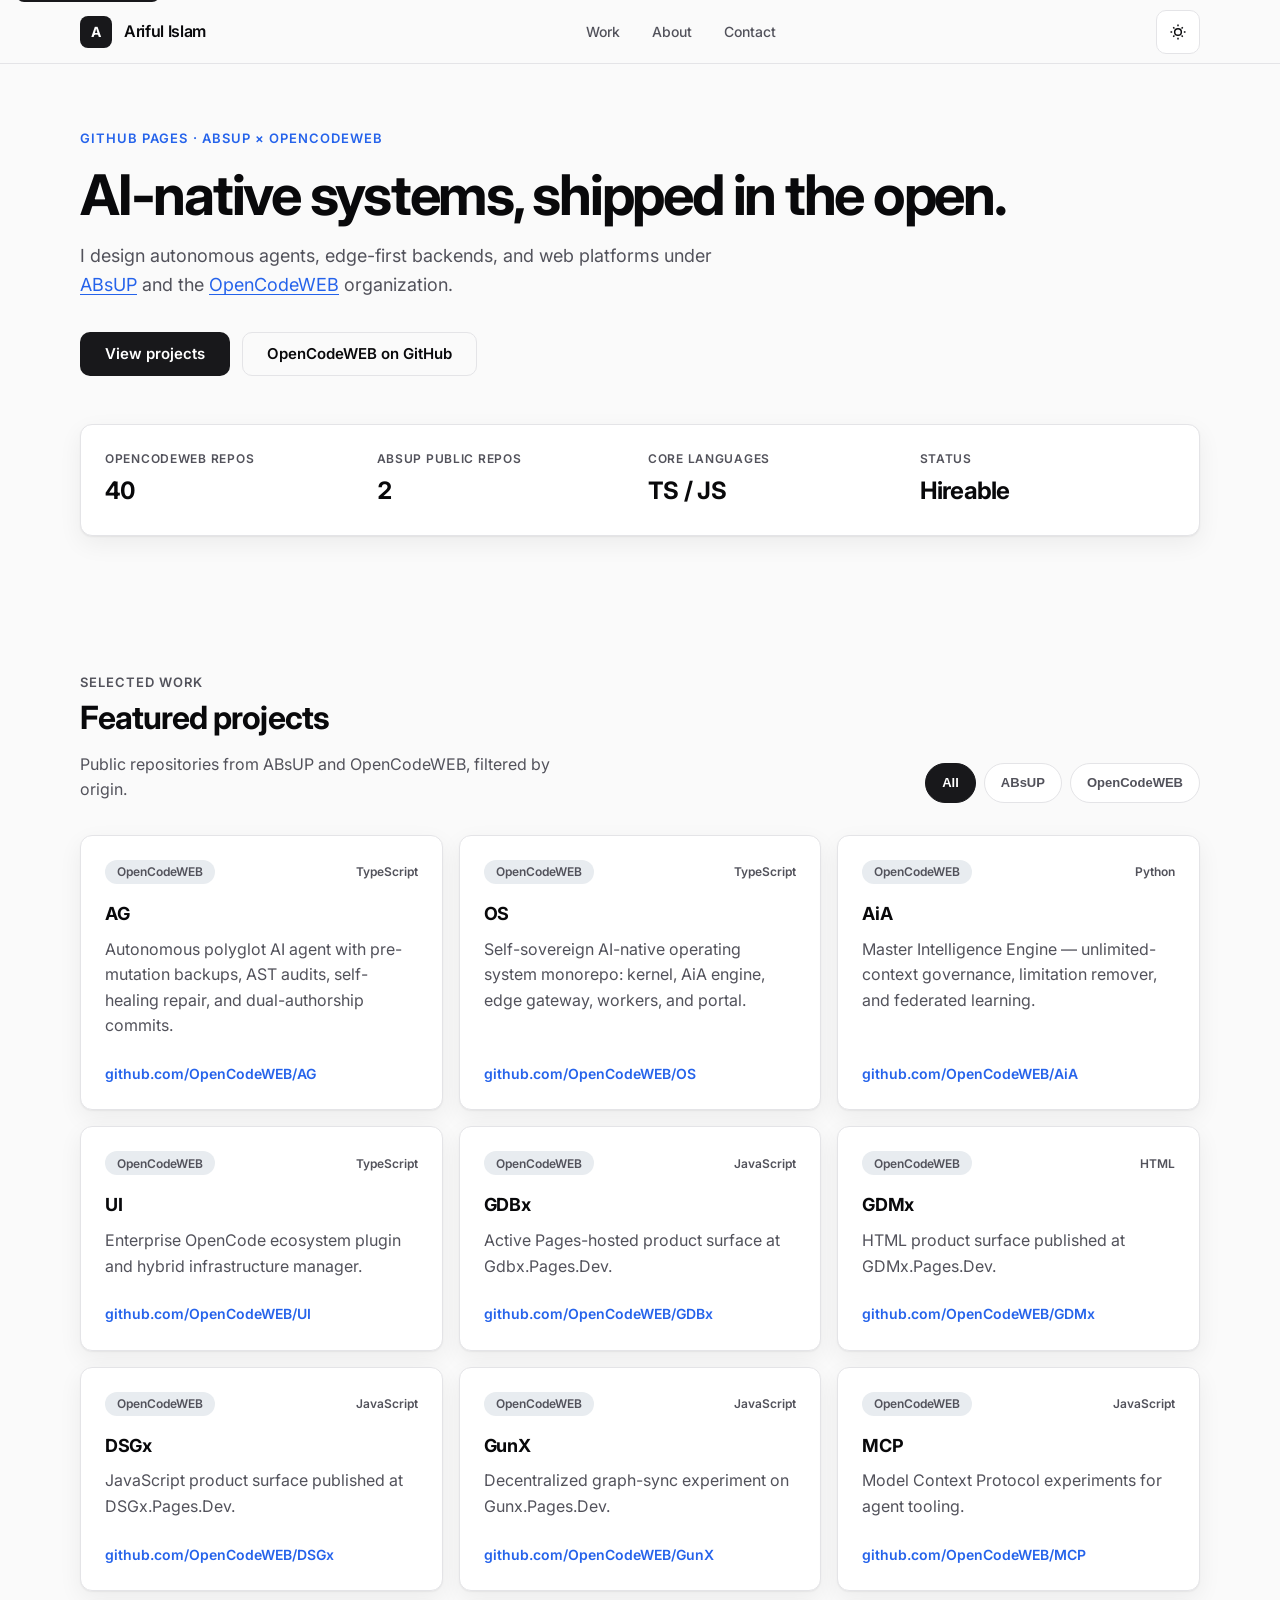
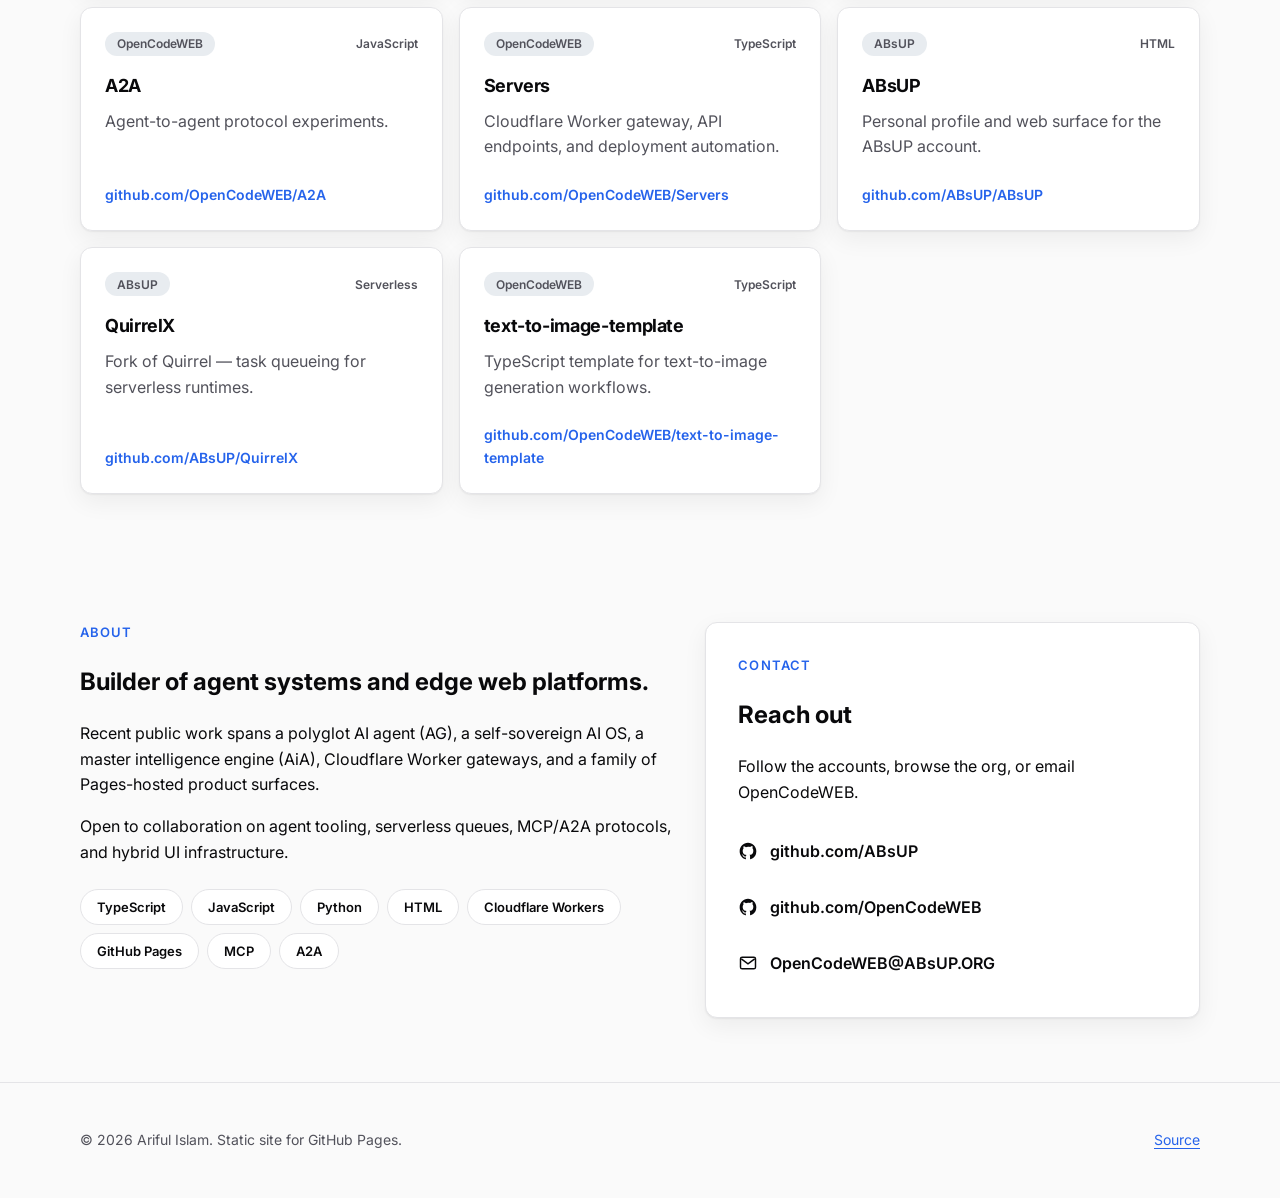
<file: docs/index.html>
<!DOCTYPE html>
<html lang="en">
<head>
  <meta charset="UTF-8">
  <meta name="viewport" content="width=device-width, initial-scale=1">
  <meta name="description" content="Ariful Islam — builder at ABsUP and OpenCodeWEB. AI-native web systems, autonomous agents, and edge-first open source.">
  <meta name="theme-color" content="#18181B">
  <title>Ariful Islam — ABsUP / OpenCodeWEB</title>
  <link rel="preconnect" href="https://fonts.googleapis.com">
  <link rel="preconnect" href="https://fonts.gstatic.com" crossorigin>
  <link href="https://fonts.googleapis.com/css2?family=Inter:wght@400;500;600;700&display=swap" rel="stylesheet">
  <link rel="stylesheet" href="styles.css">
  <link rel="icon" href="data:image/svg+xml,<svg xmlns='http://www.w3.org/2000/svg' viewBox='0 0 32 32'><rect width='32' height='32' rx='8' fill='%2318181B'/><text x='16' y='22' text-anchor='middle' font-size='16' font-family='Inter,sans-serif' fill='%23FAFAFA'>A</text></svg>">
</head>
<body>
  <a class="skip-link" href="#main">Skip to content</a>

  <header class="site-header">
    <div class="wrap header-inner">
      <a class="brand" href="./">
        <span class="brand-mark" aria-hidden="true">A</span>
        Ariful Islam
      </a>
      <nav class="nav" aria-label="Primary">
        <a href="#work">Work</a>
        <a href="#about">About</a>
        <a href="#contact">Contact</a>
      </nav>
      <div class="header-actions">
        <button class="icon-btn" id="theme-toggle" type="button" aria-label="Toggle color theme">
          <svg viewBox="0 0 24 24" fill="none" stroke="currentColor" stroke-width="1.75" aria-hidden="true">
            <circle cx="12" cy="12" r="4"></circle>
            <path d="M12 3v2M12 19v2M5 12H3M21 12h-2M6.3 6.3l1.4 1.4M16.3 16.3l1.4 1.4M6.3 17.7l1.4-1.4M16.3 7.7l1.4-1.4"></path>
          </svg>
        </button>
        <button class="icon-btn nav-toggle" id="nav-toggle" type="button" aria-expanded="false" aria-controls="mobile-nav" aria-label="Open menu">
          <svg viewBox="0 0 24 24" fill="none" stroke="currentColor" stroke-width="1.75" aria-hidden="true">
            <path d="M4 7h16M4 12h16M4 17h16"></path>
          </svg>
        </button>
      </div>
    </div>
    <nav class="mobile-nav wrap" id="mobile-nav" aria-label="Mobile">
      <a href="#work">Work</a>
      <a href="#about">About</a>
      <a href="#contact">Contact</a>
    </nav>
  </header>

  <main id="main">
    <section class="hero">
      <div class="wrap">
        <p class="eyebrow">GitHub Pages · ABsUP × OpenCodeWEB</p>
        <h1>AI-native systems, shipped in the open.</h1>
        <p class="lede">I design autonomous agents, edge-first backends, and web platforms under <a href="https://github.com/ABsUP">ABsUP</a> and the <a href="https://github.com/OpenCodeWEB">OpenCodeWEB</a> organization.</p>
        <div class="hero-actions">
          <a class="btn btn-primary" href="#work">View projects</a>
          <a class="btn btn-ghost" href="https://github.com/OpenCodeWEB">OpenCodeWEB on GitHub</a>
        </div>
        <dl class="stats">
          <div class="stat">
            <dt>OpenCodeWEB repos</dt>
            <dd>40</dd>
          </div>
          <div class="stat">
            <dt>ABsUP public repos</dt>
            <dd>2</dd>
          </div>
          <div class="stat">
            <dt>Core languages</dt>
            <dd>TS / JS</dd>
          </div>
          <div class="stat">
            <dt>Status</dt>
            <dd>Hireable</dd>
          </div>
        </dl>
      </div>
    </section>

    <section id="work">
      <div class="wrap">
        <div class="section-head">
          <div>
            <p class="eyebrow">Selected work</p>
            <h2>Featured projects</h2>
            <p>Public repositories from ABsUP and OpenCodeWEB, filtered by origin.</p>
          </div>
          <div class="filters" role="group" aria-label="Filter projects">
            <button class="filter is-active" type="button" data-filter="all" aria-pressed="true">All</button>
            <button class="filter" type="button" data-filter="absup" aria-pressed="false">ABsUP</button>
            <button class="filter" type="button" data-filter="ocw" aria-pressed="false">OpenCodeWEB</button>
          </div>
        </div>

        <div class="grid">
          <a class="card reveal" data-category="ocw" href="https://github.com/OpenCodeWEB/AG">
            <div class="card-meta"><span class="tag">OpenCodeWEB</span><span class="lang">TypeScript</span></div>
            <h3>AG</h3>
            <p>Autonomous polyglot AI agent with pre-mutation backups, AST audits, self-healing repair, and dual-authorship commits.</p>
            <span class="card-link">github.com/OpenCodeWEB/AG</span>
          </a>
          <a class="card reveal" data-category="ocw" href="https://github.com/OpenCodeWEB/OS">
            <div class="card-meta"><span class="tag">OpenCodeWEB</span><span class="lang">TypeScript</span></div>
            <h3>OS</h3>
            <p>Self-sovereign AI-native operating system monorepo: kernel, AiA engine, edge gateway, workers, and portal.</p>
            <span class="card-link">github.com/OpenCodeWEB/OS</span>
          </a>
          <a class="card reveal" data-category="ocw" href="https://github.com/OpenCodeWEB/AiA">
            <div class="card-meta"><span class="tag">OpenCodeWEB</span><span class="lang">Python</span></div>
            <h3>AiA</h3>
            <p>Master Intelligence Engine — unlimited-context governance, limitation remover, and federated learning.</p>
            <span class="card-link">github.com/OpenCodeWEB/AiA</span>
          </a>
          <a class="card reveal" data-category="ocw" href="https://github.com/OpenCodeWEB/UI">
            <div class="card-meta"><span class="tag">OpenCodeWEB</span><span class="lang">TypeScript</span></div>
            <h3>UI</h3>
            <p>Enterprise OpenCode ecosystem plugin and hybrid infrastructure manager.</p>
            <span class="card-link">github.com/OpenCodeWEB/UI</span>
          </a>
          <a class="card reveal" data-category="ocw" href="https://github.com/OpenCodeWEB/GDBx">
            <div class="card-meta"><span class="tag">OpenCodeWEB</span><span class="lang">JavaScript</span></div>
            <h3>GDBx</h3>
            <p>Active Pages-hosted product surface at Gdbx.Pages.Dev.</p>
            <span class="card-link">github.com/OpenCodeWEB/GDBx</span>
          </a>
          <a class="card reveal" data-category="ocw" href="https://github.com/OpenCodeWEB/GDMx">
            <div class="card-meta"><span class="tag">OpenCodeWEB</span><span class="lang">HTML</span></div>
            <h3>GDMx</h3>
            <p>HTML product surface published at GDMx.Pages.Dev.</p>
            <span class="card-link">github.com/OpenCodeWEB/GDMx</span>
          </a>
          <a class="card reveal" data-category="ocw" href="https://github.com/OpenCodeWEB/DSGx">
            <div class="card-meta"><span class="tag">OpenCodeWEB</span><span class="lang">JavaScript</span></div>
            <h3>DSGx</h3>
            <p>JavaScript product surface published at DSGx.Pages.Dev.</p>
            <span class="card-link">github.com/OpenCodeWEB/DSGx</span>
          </a>
          <a class="card reveal" data-category="ocw" href="https://github.com/OpenCodeWEB/GunX">
            <div class="card-meta"><span class="tag">OpenCodeWEB</span><span class="lang">JavaScript</span></div>
            <h3>GunX</h3>
            <p>Decentralized graph-sync experiment on Gunx.Pages.Dev.</p>
            <span class="card-link">github.com/OpenCodeWEB/GunX</span>
          </a>
          <a class="card reveal" data-category="ocw" href="https://github.com/OpenCodeWEB/MCP">
            <div class="card-meta"><span class="tag">OpenCodeWEB</span><span class="lang">JavaScript</span></div>
            <h3>MCP</h3>
            <p>Model Context Protocol experiments for agent tooling.</p>
            <span class="card-link">github.com/OpenCodeWEB/MCP</span>
          </a>
          <a class="card reveal" data-category="ocw" href="https://github.com/OpenCodeWEB/A2A">
            <div class="card-meta"><span class="tag">OpenCodeWEB</span><span class="lang">JavaScript</span></div>
            <h3>A2A</h3>
            <p>Agent-to-agent protocol experiments.</p>
            <span class="card-link">github.com/OpenCodeWEB/A2A</span>
          </a>
          <a class="card reveal" data-category="ocw" href="https://github.com/OpenCodeWEB/Servers">
            <div class="card-meta"><span class="tag">OpenCodeWEB</span><span class="lang">TypeScript</span></div>
            <h3>Servers</h3>
            <p>Cloudflare Worker gateway, API endpoints, and deployment automation.</p>
            <span class="card-link">github.com/OpenCodeWEB/Servers</span>
          </a>
          <a class="card reveal" data-category="absup" href="https://github.com/ABsUP/ABsUP">
            <div class="card-meta"><span class="tag">ABsUP</span><span class="lang">HTML</span></div>
            <h3>ABsUP</h3>
            <p>Personal profile and web surface for the ABsUP account.</p>
            <span class="card-link">github.com/ABsUP/ABsUP</span>
          </a>
          <a class="card reveal" data-category="absup" href="https://github.com/ABsUP/QuirrelX">
            <div class="card-meta"><span class="tag">ABsUP</span><span class="lang">Serverless</span></div>
            <h3>QuirrelX</h3>
            <p>Fork of Quirrel — task queueing for serverless runtimes.</p>
            <span class="card-link">github.com/ABsUP/QuirrelX</span>
          </a>
          <a class="card reveal" data-category="ocw" href="https://github.com/OpenCodeWEB/text-to-image-template">
            <div class="card-meta"><span class="tag">OpenCodeWEB</span><span class="lang">TypeScript</span></div>
            <h3>text-to-image-template</h3>
            <p>TypeScript template for text-to-image generation workflows.</p>
            <span class="card-link">github.com/OpenCodeWEB/text-to-image-template</span>
          </a>
        </div>
      </div>
    </section>

    <section id="about">
      <div class="wrap about-grid">
        <div>
          <p class="eyebrow">About</p>
          <h2>Builder of agent systems and edge web platforms.</h2>
          <p>Recent public work spans a polyglot AI agent (AG), a self-sovereign AI OS, a master intelligence engine (AiA), Cloudflare Worker gateways, and a family of Pages-hosted product surfaces.</p>
          <p>Open to collaboration on agent tooling, serverless queues, MCP/A2A protocols, and hybrid UI infrastructure.</p>
          <div class="stack" aria-label="Tech stack">
            <span>TypeScript</span>
            <span>JavaScript</span>
            <span>Python</span>
            <span>HTML</span>
            <span>Cloudflare Workers</span>
            <span>GitHub Pages</span>
            <span>MCP</span>
            <span>A2A</span>
          </div>
        </div>
        <aside class="contact-card" id="contact">
          <p class="eyebrow">Contact</p>
          <h2>Reach out</h2>
          <p>Follow the accounts, browse the org, or email OpenCodeWEB.</p>
          <ul class="contact-list">
            <li>
              <a href="https://github.com/ABsUP">
                <svg viewBox="0 0 24 24" fill="currentColor" aria-hidden="true"><path d="M12 2C6.48 2 2 6.58 2 12.26c0 4.52 2.87 8.36 6.84 9.72.5.1.68-.22.68-.49 0-.24-.01-.87-.01-1.71-2.78.62-3.37-1.37-3.37-1.37-.45-1.18-1.11-1.5-1.11-1.5-.91-.64.07-.63.07-.63 1 .07 1.53 1.06 1.53 1.06.9 1.57 2.36 1.12 2.94.86.09-.67.35-1.12.63-1.37-2.22-.26-4.56-1.14-4.56-5.07 0-1.12.39-2.03 1.03-2.75-.1-.26-.45-1.3.1-2.7 0 0 .84-.27 2.75 1.05A9.3 9.3 0 0 1 12 6.84c.85 0 1.71.12 2.51.34 1.9-1.32 2.74-1.05 2.74-1.05.55 1.4.2 2.44.1 2.7.64.72 1.03 1.63 1.03 2.75 0 3.94-2.34 4.8-4.57 5.06.36.32.68.94.68 1.9 0 1.37-.01 2.47-.01 2.81 0 .27.18.6.69.49A10.03 10.03 0 0 0 22 12.26C22 6.58 17.52 2 12 2Z"/></svg>
                github.com/ABsUP
              </a>
            </li>
            <li>
              <a href="https://github.com/OpenCodeWEB">
                <svg viewBox="0 0 24 24" fill="currentColor" aria-hidden="true"><path d="M12 2C6.48 2 2 6.58 2 12.26c0 4.52 2.87 8.36 6.84 9.72.5.1.68-.22.68-.49 0-.24-.01-.87-.01-1.71-2.78.62-3.37-1.37-3.37-1.37-.45-1.18-1.11-1.5-1.11-1.5-.91-.64.07-.63.07-.63 1 .07 1.53 1.06 1.53 1.06.9 1.57 2.36 1.12 2.94.86.09-.67.35-1.12.63-1.37-2.22-.26-4.56-1.14-4.56-5.07 0-1.12.39-2.03 1.03-2.75-.1-.26-.45-1.3.1-2.7 0 0 .84-.27 2.75 1.05A9.3 9.3 0 0 1 12 6.84c.85 0 1.71.12 2.51.34 1.9-1.32 2.74-1.05 2.74-1.05.55 1.4.2 2.44.1 2.7.64.72 1.03 1.63 1.03 2.75 0 3.94-2.34 4.8-4.57 5.06.36.32.68.94.68 1.9 0 1.37-.01 2.47-.01 2.81 0 .27.18.6.69.49A10.03 10.03 0 0 0 22 12.26C22 6.58 17.52 2 12 2Z"/></svg>
                github.com/OpenCodeWEB
              </a>
            </li>
            <li>
              <a href="mailto:OpenCodeWEB@ABsUP.ORG">
                <svg viewBox="0 0 24 24" fill="none" stroke="currentColor" stroke-width="1.75" aria-hidden="true"><rect x="3" y="5" width="18" height="14" rx="2"/><path d="m4 7 8 6 8-6"/></svg>
                OpenCodeWEB@ABsUP.ORG
              </a>
            </li>
          </ul>
        </aside>
      </div>
    </section>
  </main>

  <footer class="site-footer">
    <div class="wrap footer-inner">
      <p>&copy; <span id="year">2026</span> Ariful Islam. Static site for GitHub Pages.</p>
      <p><a href="https://github.com/ariful47526islam/ariful47526islam">Source</a></p>
    </div>
  </footer>

  <script src="script.js"></script>
</body>
</html>
</file>
<file: docs/styles.css>
:root {
  --color-primary: #18181b;
  --color-on-primary: #ffffff;
  --color-secondary: #3f3f46;
  --color-accent: #2563eb;
  --color-accent-hover: #1d4ed8;
  --color-background: #fafafa;
  --color-foreground: #09090b;
  --color-muted: #e8ecf0;
  --color-muted-fg: #52525b;
  --color-border: #e4e4e7;
  --color-card: #ffffff;
  --color-destructive: #dc2626;
  --color-ring: #18181b;
  --font: "Inter", system-ui, -apple-system, "Segoe UI", sans-serif;
  --space-1: 0.25rem;
  --space-2: 0.5rem;
  --space-3: 0.75rem;
  --space-4: 1rem;
  --space-6: 1.5rem;
  --space-8: 2rem;
  --space-12: 3rem;
  --space-16: 4rem;
  --radius: 12px;
  --shadow: 0 1px 2px rgb(0 0 0 / 0.06), 0 8px 24px rgb(0 0 0 / 0.06);
  --max: 1120px;
  --header-h: 64px;
  --ease: cubic-bezier(0.16, 1, 0.3, 1);
}

@media (prefers-color-scheme: dark) {
  :root:not([data-theme="light"]) {
    --color-primary: #fafafa;
    --color-on-primary: #18181b;
    --color-secondary: #a1a1aa;
    --color-accent: #60a5fa;
    --color-accent-hover: #93c5fd;
    --color-background: #09090b;
    --color-foreground: #fafafa;
    --color-muted: #18181b;
    --color-muted-fg: #a1a1aa;
    --color-border: #27272a;
    --color-card: #18181b;
    --color-ring: #fafafa;
    --shadow: 0 1px 2px rgb(0 0 0 / 0.4), 0 8px 24px rgb(0 0 0 / 0.35);
  }
}

[data-theme="dark"] {
  --color-primary: #fafafa;
  --color-on-primary: #18181b;
  --color-secondary: #a1a1aa;
  --color-accent: #60a5fa;
  --color-accent-hover: #93c5fd;
  --color-background: #09090b;
  --color-foreground: #fafafa;
  --color-muted: #18181b;
  --color-muted-fg: #a1a1aa;
  --color-border: #27272a;
  --color-card: #18181b;
  --color-ring: #fafafa;
  --shadow: 0 1px 2px rgb(0 0 0 / 0.4), 0 8px 24px rgb(0 0 0 / 0.35);
}

[data-theme="light"] {
  --color-primary: #18181b;
  --color-on-primary: #ffffff;
  --color-secondary: #3f3f46;
  --color-accent: #2563eb;
  --color-accent-hover: #1d4ed8;
  --color-background: #fafafa;
  --color-foreground: #09090b;
  --color-muted: #e8ecf0;
  --color-muted-fg: #52525b;
  --color-border: #e4e4e7;
  --color-card: #ffffff;
  --color-ring: #18181b;
  --shadow: 0 1px 2px rgb(0 0 0 / 0.06), 0 8px 24px rgb(0 0 0 / 0.06);
}

*,
*::before,
*::after {
  box-sizing: border-box;
}

html {
  scroll-behavior: smooth;
}

@media (prefers-reduced-motion: reduce) {
  html {
    scroll-behavior: auto;
  }

  *,
  *::before,
  *::after {
    animation: none !important;
    transition: none !important;
  }
}

body {
  margin: 0;
  font-family: var(--font);
  font-size: 16px;
  line-height: 1.6;
  color: var(--color-foreground);
  background: var(--color-background);
}

img {
  max-width: 100%;
  height: auto;
}

a {
  color: var(--color-accent);
  text-decoration-thickness: 1px;
  text-underline-offset: 3px;
}

a:hover {
  color: var(--color-accent-hover);
}

:focus-visible {
  outline: 2px solid var(--color-ring);
  outline-offset: 3px;
}

.skip-link {
  position: absolute;
  left: var(--space-4);
  top: -40px;
  z-index: 1000;
  background: var(--color-primary);
  color: var(--color-on-primary);
  padding: var(--space-2) var(--space-4);
  border-radius: 8px;
}

.skip-link:focus {
  top: var(--space-4);
}

.wrap {
  width: min(100% - 2rem, var(--max));
  margin-inline: auto;
}

.site-header {
  position: sticky;
  top: 0;
  z-index: 40;
  height: var(--header-h);
  background: color-mix(in srgb, var(--color-background) 88%, transparent);
  backdrop-filter: blur(12px);
  border-bottom: 1px solid var(--color-border);
}

.header-inner {
  display: flex;
  align-items: center;
  justify-content: space-between;
  height: var(--header-h);
  gap: var(--space-4);
}

.brand {
  display: inline-flex;
  align-items: center;
  gap: var(--space-3);
  color: var(--color-foreground);
  text-decoration: none;
  font-weight: 600;
  letter-spacing: -0.02em;
}

.brand-mark {
  width: 32px;
  height: 32px;
  border-radius: 8px;
  background: var(--color-primary);
  color: var(--color-on-primary);
  display: grid;
  place-items: center;
  font-size: 14px;
  font-weight: 700;
}

.nav {
  display: none;
  align-items: center;
  gap: var(--space-2);
}

.nav a {
  color: var(--color-muted-fg);
  text-decoration: none;
  padding: var(--space-2) var(--space-3);
  min-height: 44px;
  display: inline-flex;
  align-items: center;
  border-radius: 8px;
  font-weight: 500;
  font-size: 14px;
}

.nav a:hover,
.nav a[aria-current="page"] {
  color: var(--color-foreground);
  background: var(--color-muted);
}

.header-actions {
  display: flex;
  align-items: center;
  gap: var(--space-2);
}

.icon-btn {
  width: 44px;
  height: 44px;
  border: 1px solid var(--color-border);
  background: var(--color-card);
  color: var(--color-foreground);
  border-radius: 10px;
  display: grid;
  place-items: center;
  cursor: pointer;
}

.icon-btn:hover {
  background: var(--color-muted);
}

.icon-btn svg {
  width: 20px;
  height: 20px;
}

.nav-toggle {
  display: grid;
}

@media (min-width: 768px) {
  .nav {
    display: flex;
  }

  .nav-toggle {
    display: none;
  }
}

.mobile-nav {
  display: none;
  border-bottom: 1px solid var(--color-border);
  background: var(--color-background);
  padding: var(--space-4);
}

.mobile-nav.is-open {
  display: grid;
  gap: var(--space-2);
}

.mobile-nav a {
  min-height: 44px;
  display: flex;
  align-items: center;
  padding: var(--space-3);
  color: var(--color-foreground);
  text-decoration: none;
  border-radius: 8px;
}

.mobile-nav a:hover {
  background: var(--color-muted);
}

.hero {
  padding: var(--space-16) 0 var(--space-12);
}

.eyebrow {
  margin: 0 0 var(--space-4);
  font-size: 13px;
  font-weight: 600;
  letter-spacing: 0.08em;
  text-transform: uppercase;
  color: var(--color-accent);
}

.hero h1 {
  margin: 0 0 var(--space-4);
  font-size: clamp(2rem, 5vw, 3.5rem);
  line-height: 1.1;
  letter-spacing: -0.04em;
  font-weight: 700;
}

.lede {
  margin: 0 0 var(--space-8);
  max-width: 62ch;
  font-size: 1.125rem;
  color: var(--color-muted-fg);
}

.hero-actions {
  display: flex;
  flex-wrap: wrap;
  gap: var(--space-3);
}

.btn {
  display: inline-flex;
  align-items: center;
  justify-content: center;
  gap: var(--space-2);
  min-height: 44px;
  padding: 0 var(--space-6);
  border-radius: 10px;
  font-weight: 600;
  font-size: 15px;
  text-decoration: none;
  border: 1px solid transparent;
  cursor: pointer;
  transition: background 200ms var(--ease), color 200ms var(--ease), border-color 200ms var(--ease), transform 180ms var(--ease);
}

.btn:active {
  transform: scale(0.98);
}

.btn-primary {
  background: var(--color-primary);
  color: var(--color-on-primary);
}

.btn-primary:hover {
  color: var(--color-on-primary);
  filter: brightness(1.08);
}

.btn-ghost {
  background: transparent;
  color: var(--color-foreground);
  border-color: var(--color-border);
}

.btn-ghost:hover {
  background: var(--color-muted);
  color: var(--color-foreground);
}

.stats {
  display: grid;
  grid-template-columns: repeat(2, 1fr);
  gap: var(--space-4);
  margin-top: var(--space-12);
  padding: var(--space-6);
  background: var(--color-card);
  border: 1px solid var(--color-border);
  border-radius: var(--radius);
  box-shadow: var(--shadow);
}

@media (min-width: 768px) {
  .stats {
    grid-template-columns: repeat(4, 1fr);
  }
}

.stat dt {
  margin: 0;
  font-size: 12px;
  font-weight: 600;
  letter-spacing: 0.06em;
  text-transform: uppercase;
  color: var(--color-muted-fg);
}

.stat dd {
  margin: var(--space-1) 0 0;
  font-size: 1.5rem;
  font-weight: 700;
  letter-spacing: -0.03em;
  font-variant-numeric: tabular-nums;
}

section {
  padding: var(--space-16) 0;
}

.section-head {
  display: flex;
  flex-wrap: wrap;
  align-items: end;
  justify-content: space-between;
  gap: var(--space-4);
  margin-bottom: var(--space-8);
}

.section-head h2 {
  margin: 0;
  font-size: clamp(1.5rem, 3vw, 2rem);
  letter-spacing: -0.03em;
}

.section-head p {
  margin: var(--space-2) 0 0;
  color: var(--color-muted-fg);
  max-width: 48ch;
}

.filters {
  display: flex;
  flex-wrap: wrap;
  gap: var(--space-2);
}

.filter {
  min-height: 40px;
  padding: 0 var(--space-4);
  border-radius: 999px;
  border: 1px solid var(--color-border);
  background: var(--color-card);
  color: var(--color-muted-fg);
  font-weight: 600;
  font-size: 13px;
  cursor: pointer;
}

.filter:hover,
.filter.is-active {
  background: var(--color-primary);
  color: var(--color-on-primary);
  border-color: var(--color-primary);
}

.grid {
  display: grid;
  gap: var(--space-4);
}

@media (min-width: 768px) {
  .grid {
    grid-template-columns: repeat(2, 1fr);
  }
}

@media (min-width: 1024px) {
  .grid {
    grid-template-columns: repeat(3, 1fr);
  }
}

.card {
  display: flex;
  flex-direction: column;
  background: var(--color-card);
  border: 1px solid var(--color-border);
  border-radius: var(--radius);
  padding: var(--space-6);
  text-decoration: none;
  color: inherit;
  box-shadow: var(--shadow);
  transition: transform 220ms var(--ease), border-color 220ms var(--ease);
  min-height: 100%;
}

.card:hover {
  transform: translateY(-4px);
  border-color: var(--color-accent);
  color: inherit;
}

.card.is-hidden {
  display: none;
}

.card-meta {
  display: flex;
  align-items: center;
  justify-content: space-between;
  gap: var(--space-3);
  margin-bottom: var(--space-4);
}

.tag {
  display: inline-flex;
  align-items: center;
  min-height: 24px;
  padding: 0 var(--space-3);
  border-radius: 999px;
  background: var(--color-muted);
  color: var(--color-muted-fg);
  font-size: 12px;
  font-weight: 600;
}

.lang {
  font-size: 12px;
  font-weight: 600;
  color: var(--color-muted-fg);
}

.card h3 {
  margin: 0 0 var(--space-2);
  font-size: 1.125rem;
  letter-spacing: -0.02em;
}

.card p {
  margin: 0 0 var(--space-6);
  color: var(--color-muted-fg);
  flex: 1;
}

.card-link {
  display: inline-flex;
  align-items: center;
  gap: var(--space-2);
  font-size: 14px;
  font-weight: 600;
  color: var(--color-accent);
}

.about-grid {
  display: grid;
  gap: var(--space-8);
}

@media (min-width: 768px) {
  .about-grid {
    grid-template-columns: 1.2fr 1fr;
    align-items: start;
  }
}

.stack {
  display: flex;
  flex-wrap: wrap;
  gap: var(--space-2);
  margin-top: var(--space-6);
}

.stack span {
  display: inline-flex;
  align-items: center;
  min-height: 36px;
  padding: 0 var(--space-4);
  border: 1px solid var(--color-border);
  border-radius: 999px;
  background: var(--color-card);
  font-size: 13px;
  font-weight: 600;
}

.contact-card {
  background: var(--color-card);
  border: 1px solid var(--color-border);
  border-radius: var(--radius);
  padding: var(--space-8);
  box-shadow: var(--shadow);
}

.contact-list {
  list-style: none;
  margin: var(--space-6) 0 0;
  padding: 0;
  display: grid;
  gap: var(--space-3);
}

.contact-list a {
  display: flex;
  align-items: center;
  gap: var(--space-3);
  min-height: 44px;
  color: var(--color-foreground);
  text-decoration: none;
  font-weight: 600;
}

.contact-list a:hover {
  color: var(--color-accent);
}

.contact-list svg {
  width: 20px;
  height: 20px;
  flex-shrink: 0;
}

.site-footer {
  border-top: 1px solid var(--color-border);
  padding: var(--space-8) 0;
  color: var(--color-muted-fg);
  font-size: 14px;
}

.footer-inner {
  display: flex;
  flex-wrap: wrap;
  justify-content: space-between;
  gap: var(--space-4);
}

.not-found {
  min-height: 100dvh;
  display: grid;
  place-content: center;
  text-align: center;
  padding: var(--space-8);
}

.not-found h1 {
  margin: 0 0 var(--space-4);
  letter-spacing: -0.03em;
}

.reveal {
  opacity: 0;
  transform: translateY(16px);
  animation: rise 500ms var(--ease) forwards;
}

.reveal:nth-child(2) { animation-delay: 60ms; }
.reveal:nth-child(3) { animation-delay: 120ms; }
.reveal:nth-child(4) { animation-delay: 180ms; }

@keyframes rise {
  to {
    opacity: 1;
    transform: none;
  }
}
</file>
